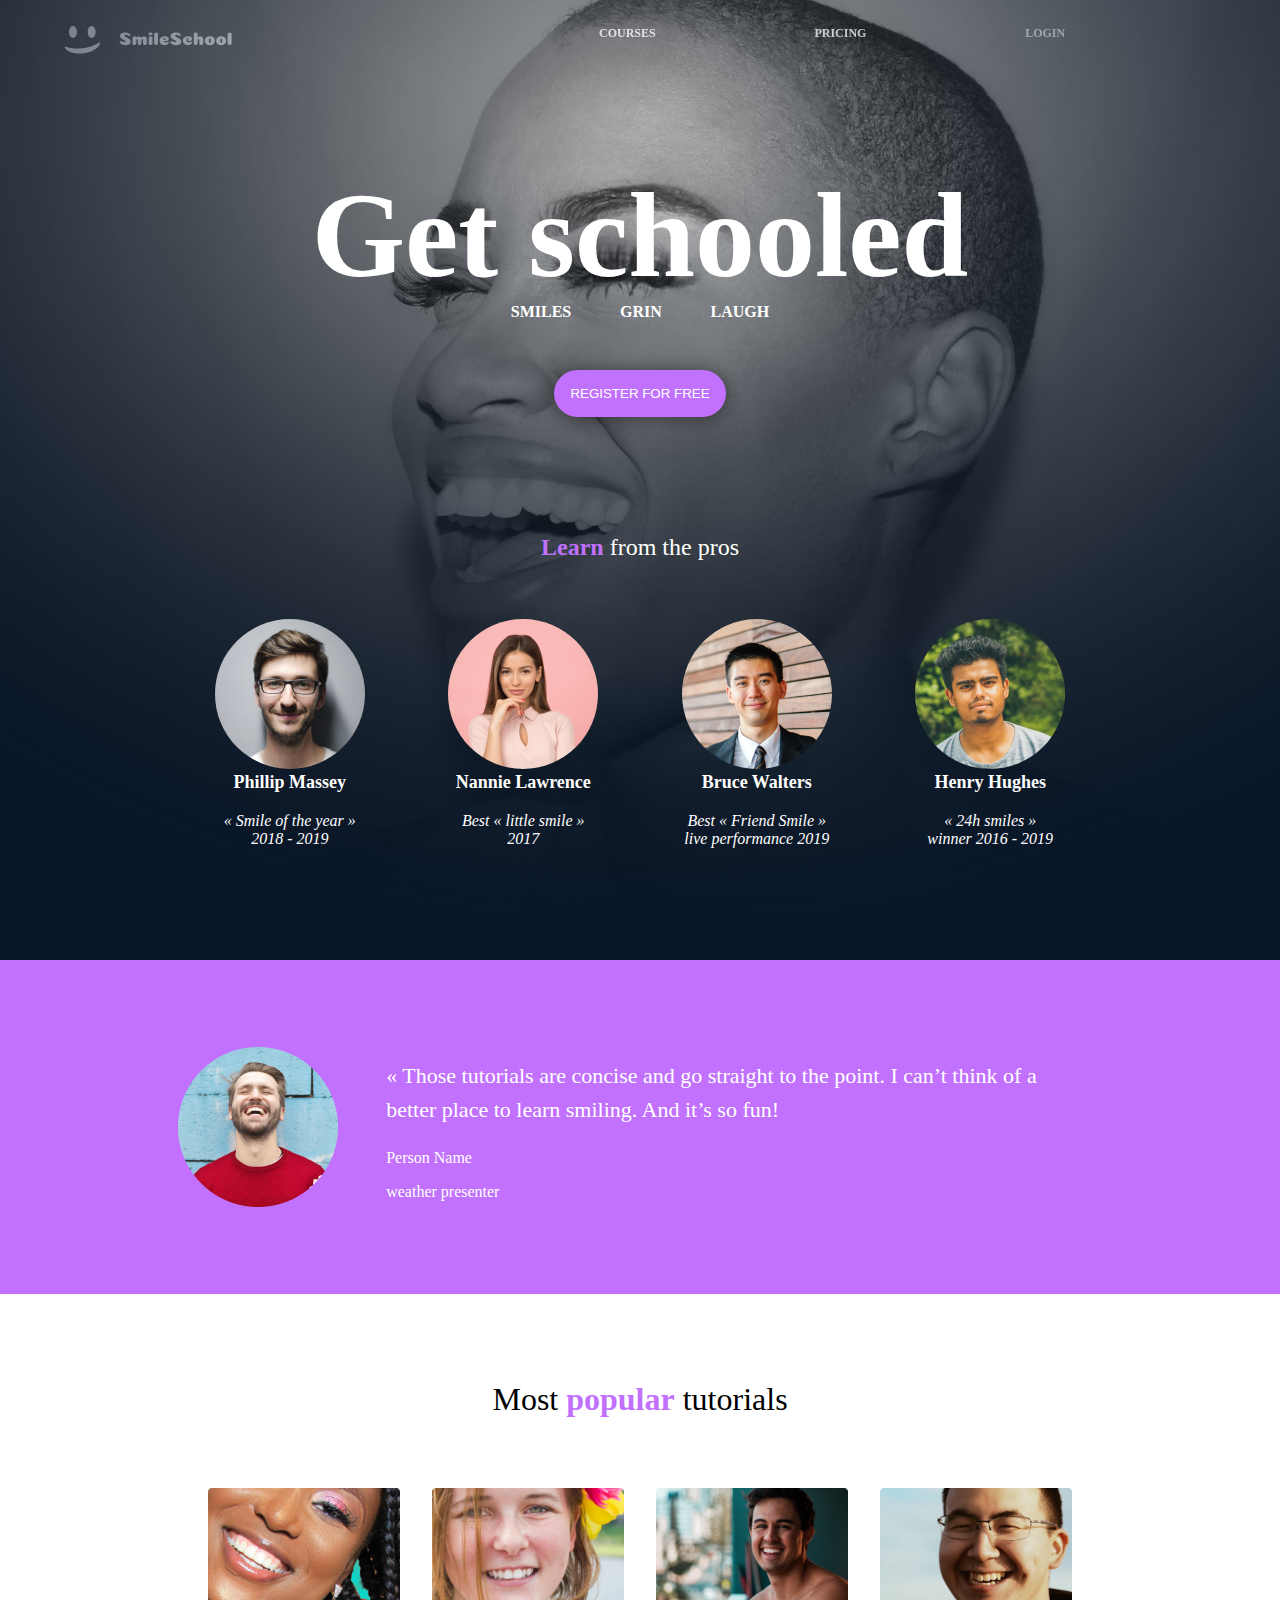
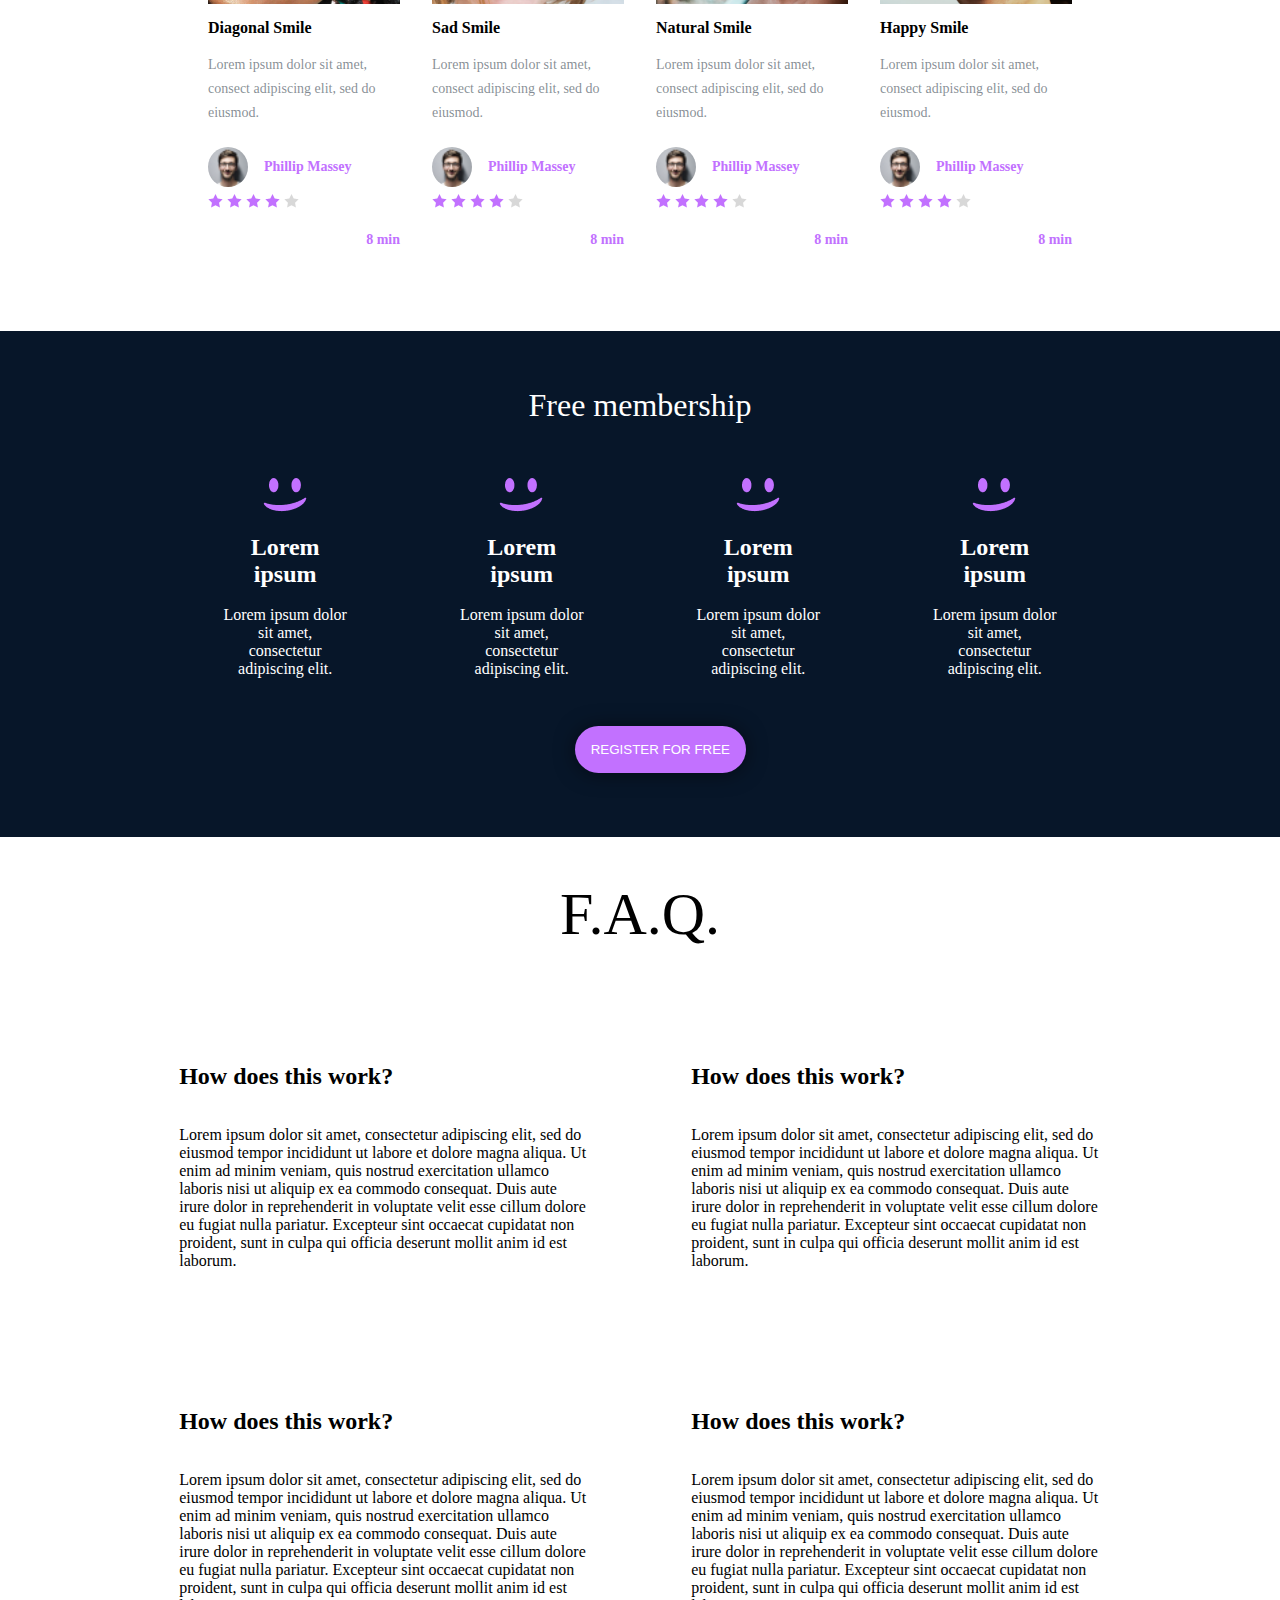
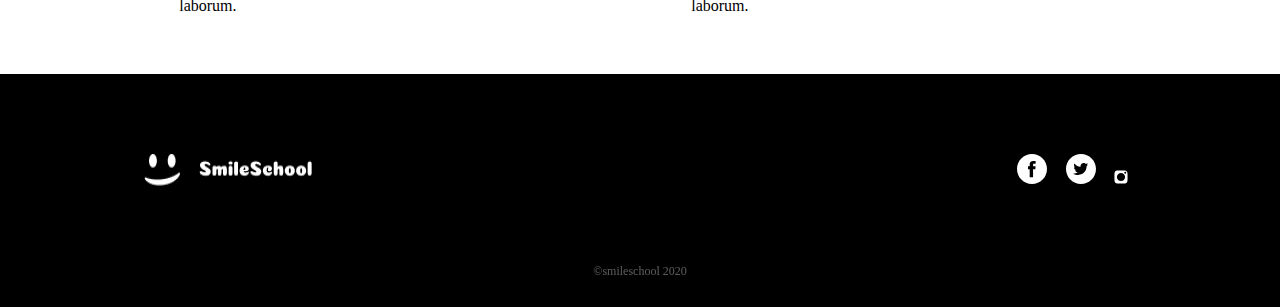
<file: css_advanced/index.html>
<!DOCTYPE html>
<html lang="en">

<head>
    <meta charset="UTF-8">
    <meta http-equiv="X-UA-Compatible" content="IE=edge">
    <meta name="viewport" content="width=device-width, initial-scale=1.0">
    <link rel="stylesheet" href="styles.css">
    <title>Home page</title>
</head>

<body>
    <header>
        <div class="logo"><a><img src="/html_advanced/logo.png" alt="logo" /></a></div>
        
    </div>
    <div class="nav-urls">
        <a href="#">COURSES</a>
        <a href="#">PRICING</a>
        <a href="#">LOGIN</a>
    </div>
      
    </header>
    <main>
        <section class="header-section">
            <div class="schooled">
                <h1 class="schooled-title">
                    Get schooled
                </h1>
                <p class="schooled-text">
                    <span>SMILES</span>
                    <span>GRIN</span>
                    <span>LAUGH</span>
                </p>
                <button class="register-btn">REGISTER FOR FREE</button>
            </div>
            <div class="pros">
                <h2 class="pros-title"><span class="secondary-color">Learn</span> from the pros</h2>
                <div class="pros-block">
                    <div class="pros-card">
                        <img src="/html_advanced/philip.png" alt="philip">
                        <h3>Phillip Massey</h3>
                        <p>« Smile of the year » <br> 2018 - 2019</p>
                    </div>
                    <div class="pros-card">
                        <img src="/html_advanced/Nannie.png" alt="nannie">
                        <h3>Nannie Lawrence</h3>
                        <p>Best « little smile » <br> 2017</p>
                    </div>
                    <div class="pros-card">
                        <img src="/html_advanced/bruce.png" alt="bruce">
                        <h3>Bruce Walters</h3>
                        <p>Best « Friend Smile » <br> live performance 2019</p>
                    </div>
                    <div class="pros-card">
                        <img src="/html_advanced/henry.png" alt="henry">
                        <h3>Henry Hughes</h3>
                        <p>« 24h smiles » <br> winner 2016 - 2019</p>
                    </div>
                </div>
            </div>
        </section>
        <section class="presenter-section">
            <div class="presenter-block">
                <img src="/html_advanced/avatar.png" alt="avatar">
                <div>
                    <blockquote>
                        « Those tutorials are concise and go straight to the point. I can’t think of a better
                        place to learn smiling. And it’s so fun!
                    </blockquote>
                    <p>Person Name</p>
                    <p>weather presenter</p>
                </div>
            </div>
        </section>
        <section class="videos-section">
            <h1>Most <span class="secondary-color">popular</span> tutorials</h1>
            <div class="videos-list">
                <div class="video-card">
                    <img src="/html_advanced/preview_diag.png" alt="">
                    <h2 class="video-title">
                        Diagonal Smile
                    </h2>
                    <p class="video-desc">
                        Lorem ipsum dolor sit amet, consect adipiscing elit, sed do eiusmod.
                    </p>
                    <div class="author">
                        <img class="author-img" src="/html_advanced/philip_sm.png" alt="philip_sm">
                        <h3 class="author-name">Phillip Massey</h3>
                    </div>
                    <div class="rating">
                        <img src="/svgs/Star_1.svg" alt="">
                        <img src="/svgs/Star_1.svg" alt="">
                        <img src="/svgs/Star_1.svg" alt="">
                        <img src="/svgs/Star_1.svg" alt="">
                        <img src="/svgs/Star_5.svg" alt="">
                    </div>
                    <p class="duration">8 min</p>
                </div>
                <div class="video-card">
                    <img src="/html_advanced/preview_sad.png" alt="">
                    <h2 class="video-title">
                        Sad Smile
                    </h2>
                    <p class="video-desc">
                        Lorem ipsum dolor sit amet, consect adipiscing elit, sed do eiusmod.
                    </p>
                    <div class="author">
                        <img class="author-img" src="/html_advanced/philip_sm.png" alt="philip_sm">
                        <h3 class="author-name">Phillip Massey</h3>
                    </div>
                    <div class="rating">
                        <img src="/svgs/Star_1.svg" alt="">
                        <img src="/svgs/Star_1.svg" alt="">
                        <img src="/svgs/Star_1.svg" alt="">
                        <img src="/svgs/Star_1.svg" alt="">
                        <img src="/svgs/Star_5.svg" alt="">
                    </div>
                    <p class="duration">8 min</p>
                </div>
                <div class="video-card">
                    <img src="/html_advanced/preview_nat.png" alt="">
                    <h2 class="video-title">
                        Natural Smile
                    </h2>
                    <p class="video-desc">
                        Lorem ipsum dolor sit amet, consect adipiscing elit, sed do eiusmod.
                    </p>
                    <div class="author">
                        <img class="author-img" src="/html_advanced/philip_sm.png" alt="philip_sm">
                        <h3 class="author-name">Phillip Massey</h3>
                    </div>
                    <div class="rating">
                        <img src="/svgs/Star_1.svg" alt="">
                        <img src="/svgs/Star_1.svg" alt="">
                        <img src="/svgs/Star_1.svg" alt="">
                        <img src="/svgs/Star_1.svg" alt="">
                        <img src="/svgs/Star_5.svg" alt="">
                    </div>
                    <p class="duration">8 min</p>
                </div>
                <div class="video-card">
                    <img src="/html_advanced/preview_hap.png" alt="">
                    <h2 class="video-title">
                        Happy Smile
                    </h2>
                    <p class="video-desc">
                        Lorem ipsum dolor sit amet, consect 
                         adipiscing elit, sed do eiusmod.
                    </p>
                    <div class="author">
                        <img class="author-img" src="/html_advanced/philip_sm.png" alt="philip_sm">
                        <h3 class="author-name">Phillip Massey</h3>
                    </div>
                    <div class="rating">
                        <img src="/svgs/Star_1.svg" alt="">
                        <img src="/svgs/Star_1.svg" alt="">
                        <img src="/svgs/Star_1.svg" alt="">
                        <img src="/svgs/Star_1.svg" alt="">
                        <img src="/svgs/Star_5.svg" alt="">
                    </div>
                    <p class="duration">8 min</p>
                </div>
            </div>
        </section>
        <section class="membership-section">
            <h1><span>Free</span> membership</h1>
            <div class="memberships">
                <div class="membership-card">
                    <img src="/html_advanced/smile.png" alt="smile">
                    <h2>Lorem ipsum</h2>
                    <p>
                        Lorem ipsum dolor sit amet, consectetur adipiscing elit.
                    </p>
                </div>
                <div class="membership-card">
                    <img src="/html_advanced/smile.png" alt="smile">
                    <h2>Lorem ipsum</h2>
                    <p>
                        Lorem ipsum dolor sit amet, consectetur adipiscing elit.
                    </p>
                </div>
                <div class="membership-card">
                    <img src="/html_advanced/smile.png" alt="smile">
                    <h2>Lorem ipsum</h2>
                    <p>
                        Lorem ipsum dolor sit amet, consectetur adipiscing elit.
                    </p>
                </div>
                <div class="membership-card">
                    <img src="/html_advanced/smile.png" alt="smile">
                    <h2>Lorem ipsum</h2>
                    <p>
                        Lorem ipsum dolor sit amet, consectetur adipiscing elit.
                    </p>
                </div>
            </div>
            <button class="register-btn">REGISTER FOR FREE</button>
        </section>
        <section class="faq-section">
            <h1>F.A.Q.</h1>
            <div class="faq-list">
                <div class="faq-item">
                    <h2>How does this work?</h2>
                    <p>
                        Lorem ipsum dolor sit amet, consectetur adipiscing elit, sed do eiusmod tempor incididunt ut
                        labore et dolore magna aliqua. Ut enim ad minim veniam, quis nostrud exercitation ullamco
                        laboris nisi ut aliquip ex ea commodo consequat. Duis aute irure dolor in reprehenderit in
                        voluptate velit esse cillum dolore eu fugiat nulla pariatur. Excepteur sint occaecat cupidatat
                        non proident, sunt in culpa qui officia deserunt mollit anim id est laborum.
                    </p>
                </div>
                <div class="faq-item">
                    <h2>How does this work?</h2>
                    <p>
                        Lorem ipsum dolor sit amet, consectetur adipiscing elit, sed do eiusmod tempor incididunt ut
                        labore et dolore magna aliqua. Ut enim ad minim veniam, quis nostrud exercitation ullamco
                        laboris nisi ut aliquip ex ea commodo consequat. Duis aute irure dolor in reprehenderit in
                        voluptate velit esse cillum dolore eu fugiat nulla pariatur. Excepteur sint occaecat cupidatat
                        non proident, sunt in culpa qui officia deserunt mollit anim id est laborum.
                    </p>
                </div>
            </div>
            <div class="faq-list">
                <div class="faq-item">
                    <h2>How does this work?</h2>
                    <p>
                        Lorem ipsum dolor sit amet, consectetur adipiscing elit, sed do eiusmod tempor incididunt ut
                        labore et dolore magna aliqua. Ut enim ad minim veniam, quis nostrud exercitation ullamco
                        laboris nisi ut aliquip ex ea commodo consequat. Duis aute irure dolor in reprehenderit in
                        voluptate velit esse cillum dolore eu fugiat nulla pariatur. Excepteur sint occaecat cupidatat
                        non proident, sunt in culpa qui officia deserunt mollit anim id est laborum.
                    </p>
                </div>
                <div class="faq-item">
                    <h2>How does this work?</h2>
                    <p>
                        Lorem ipsum dolor sit amet, consectetur adipiscing elit, sed do eiusmod tempor incididunt ut
                        labore et dolore magna aliqua. Ut enim ad minim veniam, quis nostrud exercitation ullamco
                        laboris nisi ut aliquip ex ea commodo consequat. Duis aute irure dolor in reprehenderit in
                        voluptate velit esse cillum dolore eu fugiat nulla pariatur. Excepteur sint occaecat cupidatat
                        non proident, sunt in culpa qui officia deserunt mollit anim id est laborum.
                    </p>
                </div>
            </div>
        </section>
    </main>
    <footer>
        <div class="ft-container">
            <div class="nav-ft">
                <img src="/html_advanced/logo.png" alt="">
                <div>
                    <a href=""><img src="/svgs/facebook (1).svg" alt=""></a>
                    <a href=""><img src="/svgs/twitter.svg" alt=""></a>
                    <a href=""><img src="/svgs/instagram (1).svg" alt=""></a>
                </div>
            </div>
            <p>©smileschool 2020</p>
        </div>
    </footer>
</body>

</html>
</file>
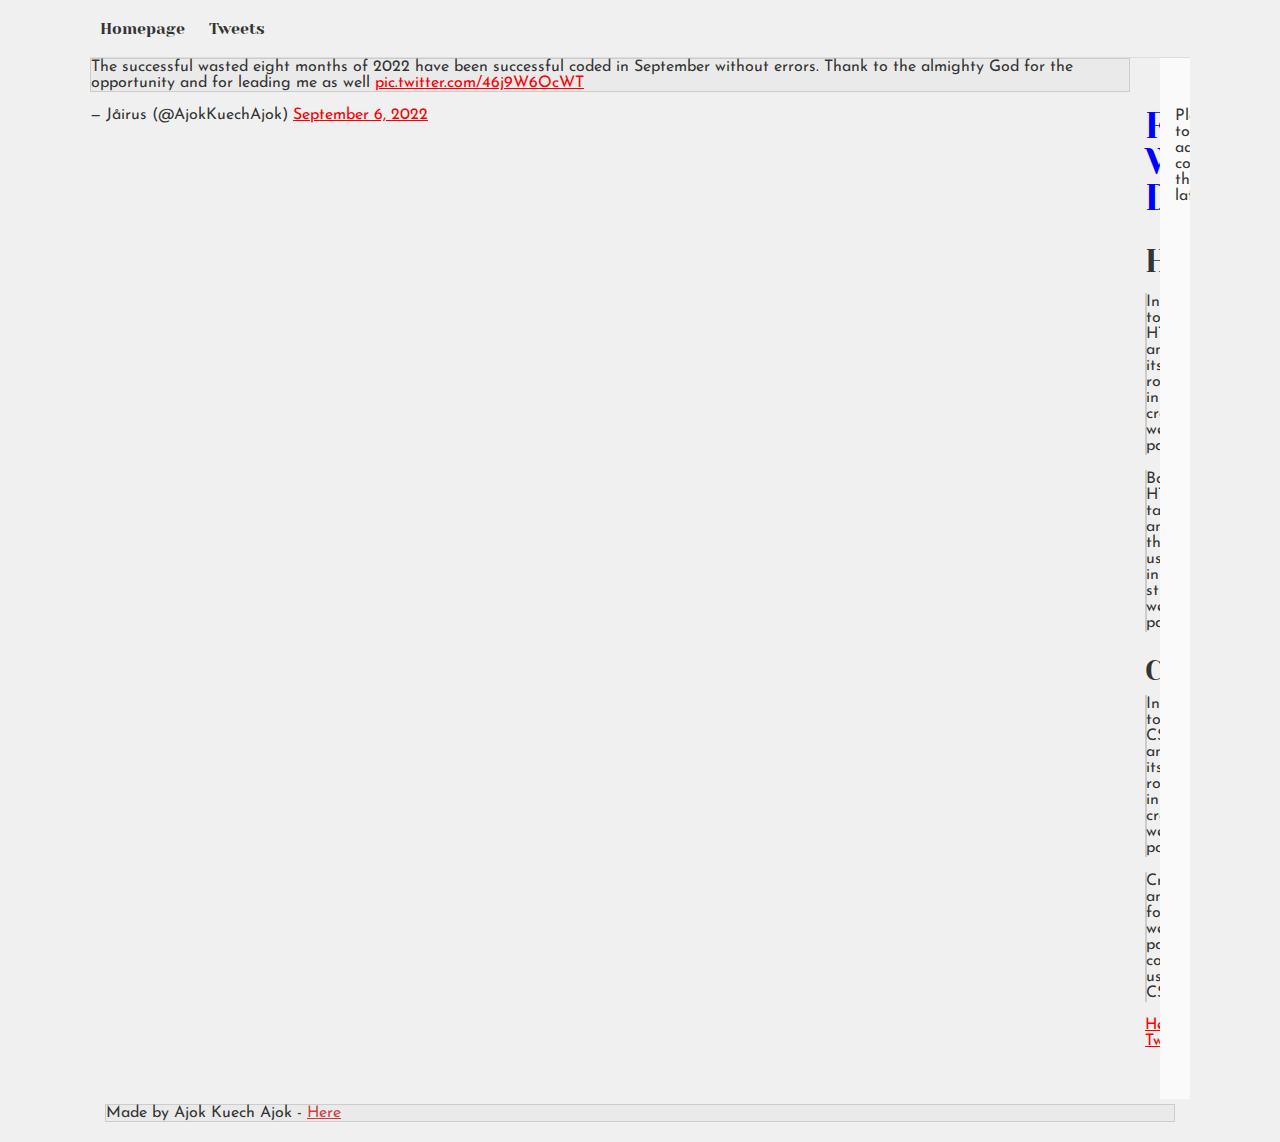
<file: css_basic/index.html>
<!DOCTYPE html>
<html lang="en">
<head>
    <meta charset="UTF-8">
    <meta http-equiv="X-UA-Compatible" content="IE=edge">
    <meta name="viewport" content="width=device-width, initial-scale=1.0">
    <title>My first web page</title>
    <link href="base.css" rel="stylesheet">
    <link href="styles.css" rel="stylesheet">

</head>
<body>
    <header>
        <body class="works_on_smartphone"></body>
        <ul>
            <li><a href="index.html">Homepage</a></li>
            <li><a href="tweets.html">Tweets</a></li>
          </ul>
    </header>
    <main>
        <blockquote class="twitter-tweet"><p lang="en" dir="ltr">The successful wasted eight months of 2022 have been successful coded in September without errors. Thank to the almighty God for the opportunity and for leading me as well <a href="https://t.co/46j9W6OcWT">pic.twitter.com/46j9W6OcWT</a></p>&mdash; Jåirus (@AjokKuechAjok) <a href="https://twitter.com/AjokKuechAjok/status/1567218537013432326?ref_src=twsrc%5Etfw">September 6, 2022</a></blockquote> <script async src="https://platform.twitter.com/widgets.js" charset="utf-8"></script>
        <article>
            <h1>Frontend Web Development!</h1>
    <h2>HTML</h2>
    <P>Introduction to HTML and its role in creating web pages.</P>
    <p>Basic HTML tags and their use in structuring web pages.</p>
    <h3>CSS</h3>
    <p>Introduction to CSS and its role in creating web pages.</p>
    <p>Creating and formatting web page content using CSS.</p>
    <a href="https://www.pexels.com/https://www.pexels.com/photo/four-letter-tiles-1591061.jpg" target="_blank">Here</a> <br>
    <a href="tweets.html">Tweets</a>
        </article>
        <aside>
            Placeholder to add comment thread later
        </aside>
    </main>
    
    <footer>
        <p>Made by Ajok Kuech Ajok - <a href="https://www.pexels.com/https://www.pexels.com/photo/four-letter-tiles-1591061.jpg" target="_blank">Here</a></p>
    </footer>
    
</body>
</html>
</file>
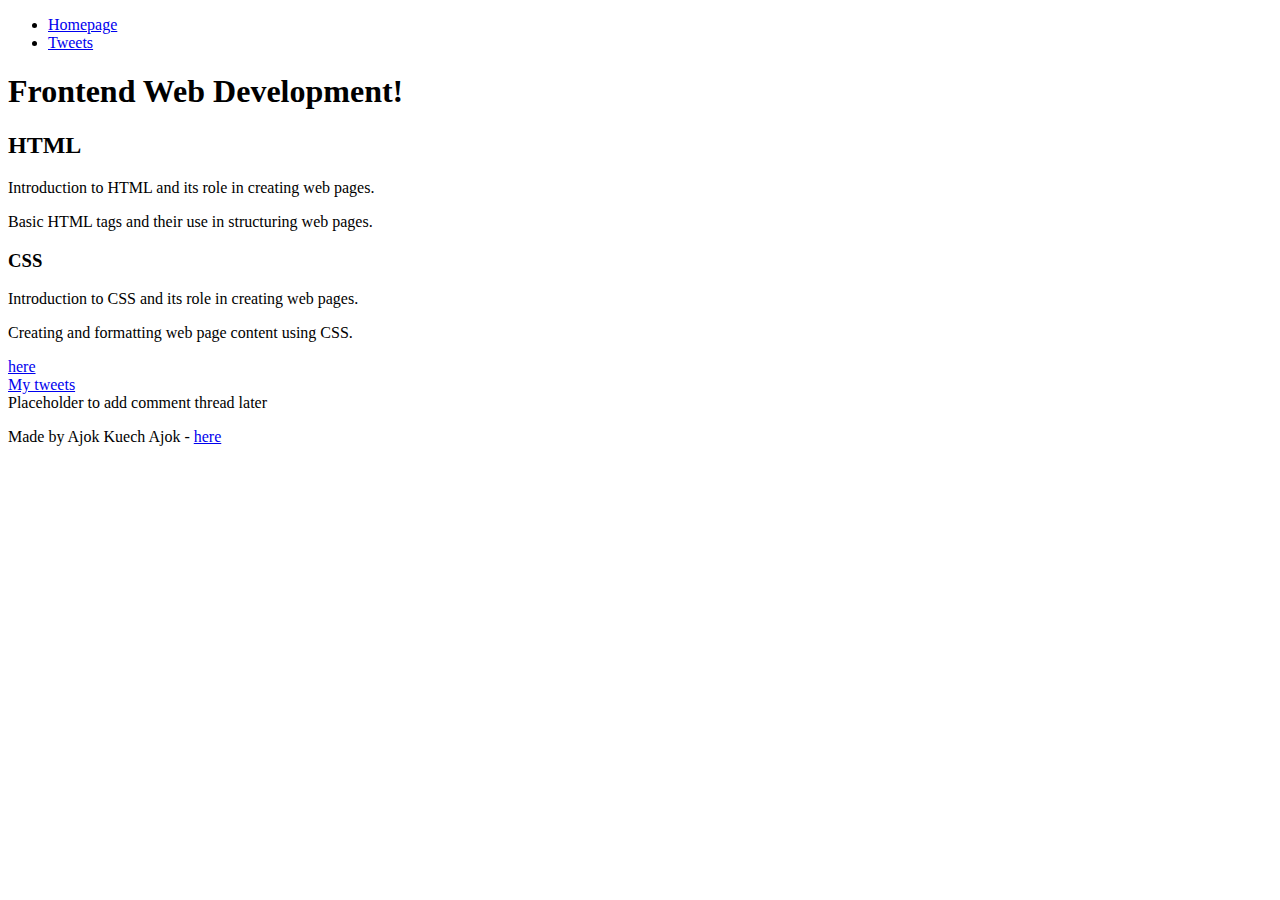
<file: html_basic/index.html>
<!DOCTYPE html>
<html lang="en">
<head>
    <meta charset="UTF-8">
    <meta http-equiv="X-UA-Compatible" content="IE=edge">
    <meta name="viewport" content="width=device-width, initial-scale=1.0">
    <title>My first web page</title>

</head>
<body>
    <header>
        <ul>
            <li><a href="index.html">Homepage</a></li>
            <li><a href="tweets.html">Tweets</a></li>
          </ul>
    </header>
    <main>
        <article>
            <h1>Frontend Web Development!</h1>
    <h2>HTML</h2>
    <P>Introduction to HTML and its role in creating web pages.</P>
    <p>Basic HTML tags and their use in structuring web pages.</p>
    <h3>CSS</h3>
    <p>Introduction to CSS and its role in creating web pages.</p>
    <p>Creating and formatting web page content using CSS.</p>
    <a href="https://www.pexels.com/https://www.pexels.com/photo/four-letter-tiles-1591061.jpg" target="_blank">here</a> <br>
    <a href="tweets.html">My tweets</a>
        </article>
        <aside>
            Placeholder to add comment thread later
        </aside>
    </main>
    
    <footer>
        <p>Made by Ajok Kuech Ajok - <a href="https://www.pexels.com/https://www.pexels.com/photo/four-letter-tiles-1591061.jpg" target="_blank">here</a></p>
    </footer>
    
</body>
</html>
</file>
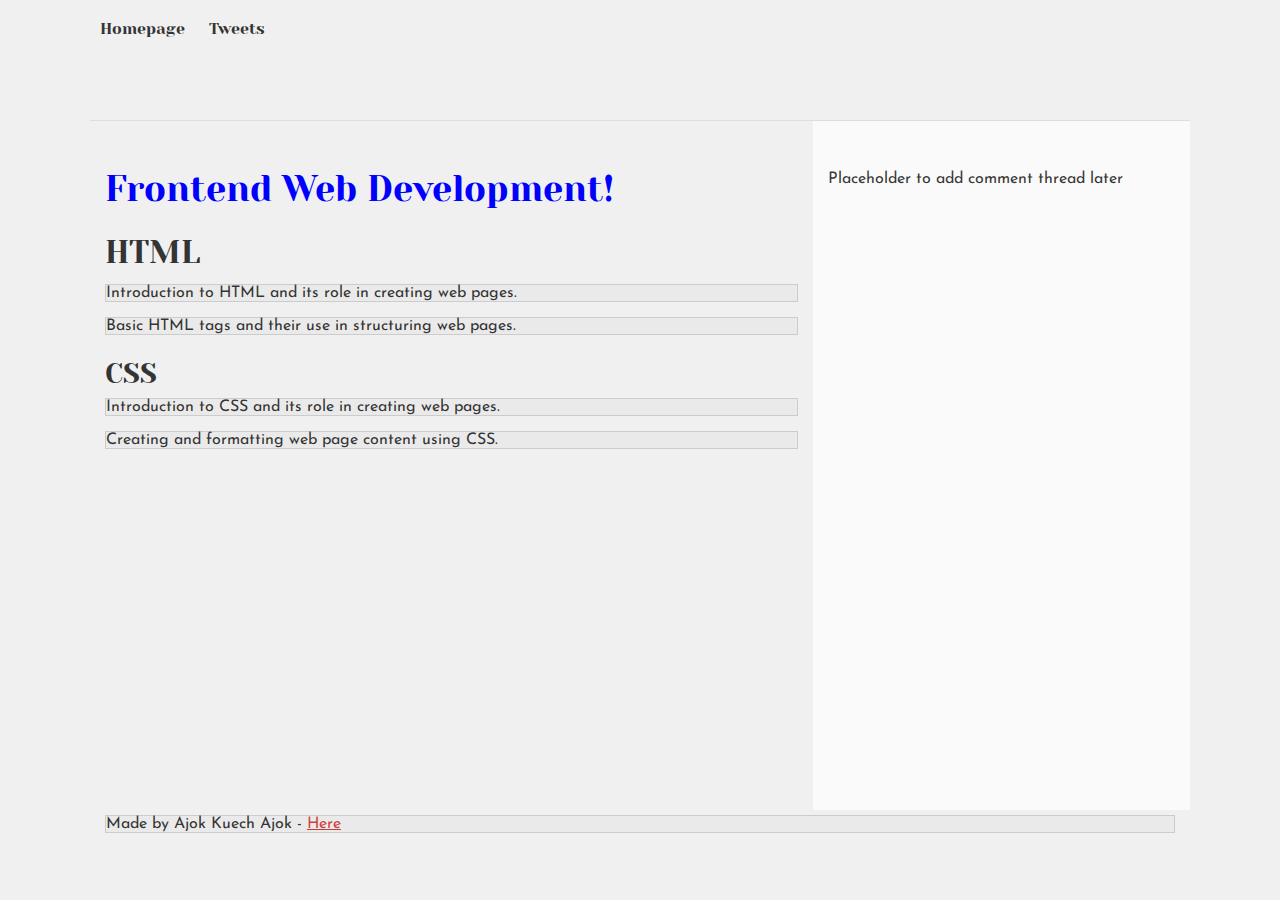
<file: css_basic/tweets.html>
<!DOCTYPE html>
<html lang="en">
<head>
    <meta charset="UTF-8">
    <meta http-equiv="X-UA-Compatible" content="IE=edge">
    <meta name="viewport" content="width=device-width, initial-scale=1.0">
    <title>My first web page</title>
    <link href="base.css" rel="stylesheet">
    <link href="styles.css" rel="stylesheet">

</head>
<body>
    <header>
        <ul>
            <li><a href="index.html">Homepage</a></li>
            <li><a href="tweets.html">Tweets</a></li>
          </ul>
    </header>
    <main>
    
        <article>
            <h1>Frontend Web Development!</h1>
    <h2>HTML</h2>
    <P>Introduction to HTML and its role in creating web pages.</P>
    <p>Basic HTML tags and their use in structuring web pages.</p>
    <h3>CSS</h3>
    <p>Introduction to CSS and its role in creating web pages.</p>
    <p>Creating and formatting web page content using CSS.</p>
    
        </article>
        <aside>
            Placeholder to add comment thread later
        </aside>
    </main>
    
    <footer>
        <p>Made by Ajok Kuech Ajok - <a href="https://www.pexels.com/https://www.pexels.com/photo/four-letter-tiles-1591061.jpg" target="_blank">Here</a></p>
    </footer>
    
</body>
</html>
</file>
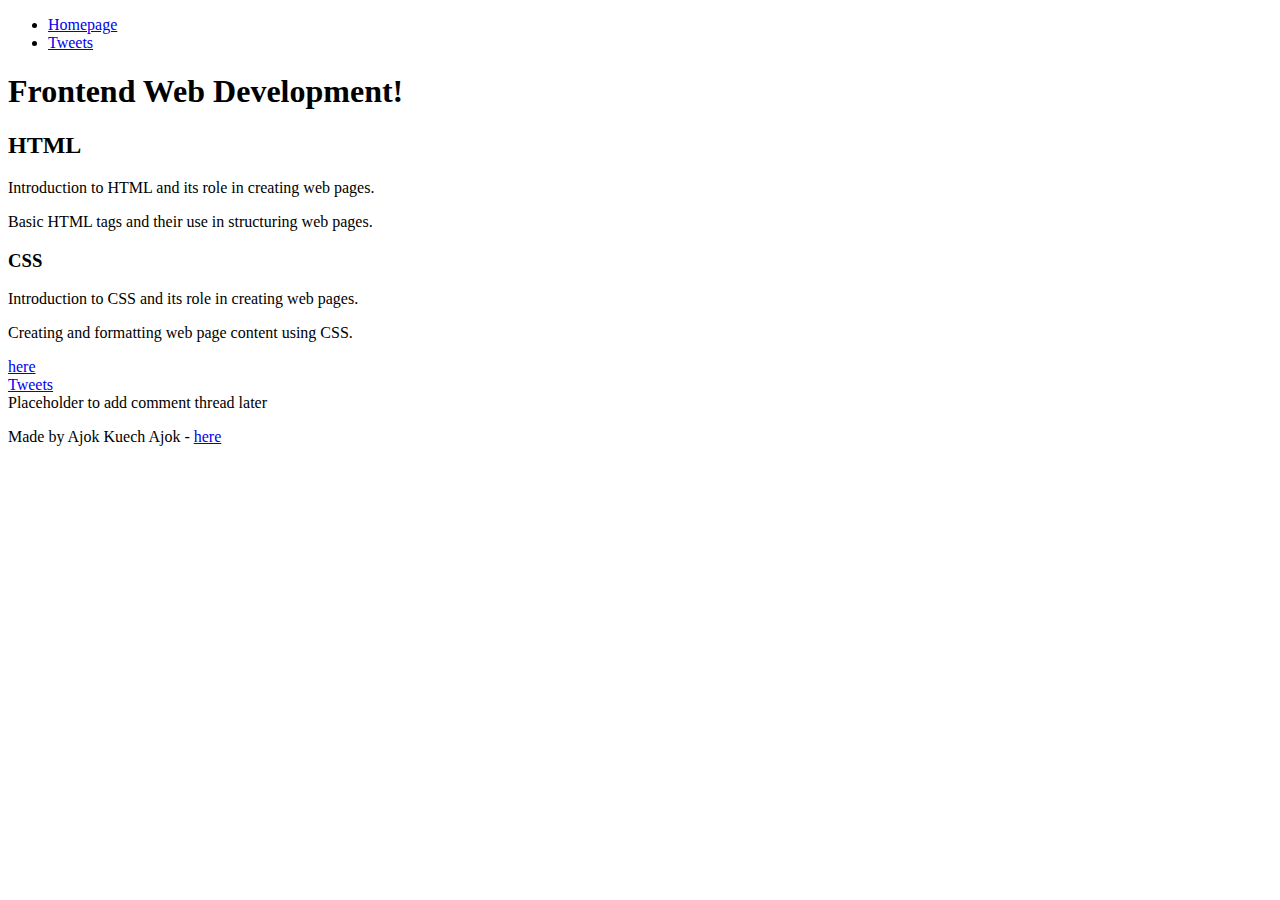
<file: html_basic/tweets.html>
<!DOCTYPE html>
<html lang="en">
<head>
    <meta charset="UTF-8">
    <meta http-equiv="X-UA-Compatible" content="IE=edge">
    <meta name="viewport" content="width=device-width, initial-scale=1.0">
    <title>My first web page</title>
    
</head>
<body>
    <header>
        <ul>
            <li><a href="index.html">Homepage</a></li>
            <li><a href="tweets.html">Tweets</a></li>
          </ul>
    </header>
    <main>
        <article>
            <h1>Frontend Web Development!</h1>
    <h2>HTML</h2>
    <P>Introduction to HTML and its role in creating web pages.</P>
    <p>Basic HTML tags and their use in structuring web pages.</p>
    <h3>CSS</h3>
    <p>Introduction to CSS and its role in creating web pages.</p>
    <p>Creating and formatting web page content using CSS.</p>
    <a href="https://www.pexels.com/https://www.pexels.com/photo/four-letter-tiles-1591061.jpg" target="_blank">here</a> <br>
    <a href="tweets.html">Tweets</a>
        </article>
        <aside>
            Placeholder to add comment thread later
        </aside>
    </main>
    <footer>
        <p>Made by Ajok Kuech Ajok - <a href="https://www.pexels.com/https://www.pexels.com/photo/four-letter-tiles-1591061.jpg" target="_blank">here</a></p>
    </footer>
</body>
</html>
</file>
<file: css_advanced/styles.css>
body {
    font-family: "Source Sans Pro";
    font-style: normal;
  }
  header {
    display: flex;
    flex-direction: row;
    flex: auto;
    background-image: url("/html_advanced/background.png");
    padding: 2% 5% 2% 5%;
    filter: grayscale(100%);
    position: absolute;
    left: -0.025%;
    right: -0.025%;
    top: 0%;
    bottom: -26.48%;
  }
  
  header .logo {
    flex: 2;
    z-index: 1;
  }
  
    .nav-urls {
    flex: 4;
    font-weight: 700;
    text-transform: uppercase;
    font-size: 12px;
    line-height: 15px;
    z-index: 1;
    display: flex;
    justify-content: space-evenly;
    
  }
   .nav-urls a {
    margin-left: 1%;
    margin-right: 1%;
    text-decoration: none;
    color: white;
  }
  .header-section {
    /* position: absolute; */
    left: 20%;
    right: 20%;
    display: flex;
    flex-direction: column;
    margin-bottom: -2.6rem;
    background-blend-mode: color;
    background: rgba(0, 0, 0, 1);
    background: radial-gradient(
      85.9% 85.9% at 50% 14.1%,
      rgba(41, 48, 61, 0.0001) 0%,
      #071629 100%
    );
    color: white;
  }
  .schooled {
    display: flex;
    flex-direction: column;
    padding-top: 5rem;
  }
  .schooled-title {
    height: 151px;
    font-weight: 700;
    font-size: 120px;
    line-height: 151px;
    text-align: center;
    color: #ffffff;
  }
  
  .schooled-text {
    height: 20px;
    position: relative;
    margin-top: -7%;
    text-align: center;
    font-weight: 700;
    font-size: 16px;
    line-height: 20px;
    color: #ffffff;
    display: flex;
    justify-content: space-around;
    margin-left: 38%;
    margin-right: 38%;
  }
  
  .register-btn {
    background: #c271ff;
    border-radius: 25px;
    border: none;
    padding: 0.7rem;
    color: white;
    font-weight: 500;
    box-shadow: 0px 1px 20px rgba(0, 0, 0, 0.5);
    position: relative;
    align-self: center;
    margin: 2rem;
    padding: 1rem;
  }
  
  .secondary-color {
    color: #c271ff;
  }
  .pros {
    padding: 2%;
    display: flex;
    flex-direction: column;
  }
  .pros-title {
    position: relative;
    align-self: center;
    padding: 2rem;
    font-weight: 300;
    line-height: 40px;
  }
  .pros-title .secondary-color {
    font-weight: 700;
  }
  .pros-block {
    display: flex;
    flex-direction: row;
    justify-content: center;
  }
  .pros-card {
    width: 19%;
    /* padding: 1.5% 4% 1.5% 4%;*/
    margin-bottom: 7rem;
    display: flex;
    flex-direction: column;
    justify-content: center;
    align-items: center;
  }
  .pros img {
    border-radius: 50%;
    max-width: 80%;
  }
  .pros-card h3 {
    font-weight: 900;
    font-size: 18px;
    margin-top: 0.2rem;
    margin-bottom: 0.2rem;
    text-align: center;
  }
  .pros-card p {
    font-style: italic;
    text-align: center;
    font-size: 16px;
  }
  main {
    position: relative;
    display: flex;
    flex-direction: column;
    margin: -8px;
  }
  
  .presenter-section {
    /* position: absolute; */
    background-color: #c271ff;
    padding: 6%;
  }
  .presenter-block {
    display: flex;
    flex-direction: row;
    justify-content: center;
    align-items: center;
    color: white;
    padding-left: 9%;
    padding-right: 9%;
  }
  .presenter-block img {
    width: 160px;
    height: 160px;
    margin-right: 3rem;
  }
  .presenter-block blockquote {
    font-weight: 400;
    font-size: 22px;
    line-height: 34px;
    margin-left: 0;
  }
  .presenter-block .person-name {
    font-weight: 700;
    font-size: 22px;
    line-height: 34px;
    margin-bottom: 0;
  }
  .presenter-block .weather {
    font-style: italic;
    font-weight: 400;
    font-size: 22px;
    line-height: 34px;
    margin-top: 0;
  }
  .videos-section {
    display: flex;
    flex-direction: column;
    padding-top: 3rem;
    padding-bottom: 3rem;
  }
  .videos-section h1,
  .membership-section h1,
  .faq-section h1 {
    text-align: center;
  }
  .videos-section h1 {
    font-weight: 300;
    font-size: 32px;
    line-height: 40px;
    padding-top: 1rem;
    padding-bottom: 2rem;
  }
  .faq-section h1 {
    font-weight: 300;
    font-size: 60px;
    line-height: 75px;
  }
  .videos-list {
    display: flex;
    flex-direction: row;
    justify-content: center;
  }
  .video-card {
    padding: 1rem;
    display: flex;
    flex-direction: column;
    max-width: 15%;
  }
  .video-card h2 {
    font-weight: 700;
    font-size: 16px;
    line-height: 20px;
    margin-bottom: 0.1rem;
  }
  .video-card .video-desc {
    font-weight: 400;
    font-size: 14px;
    line-height: 24px;
    color: rgba(7, 22, 41, 0.501584);
  }
  .video-card .play {
    position: relative;
    top: -23%;
    left: 33%;
  }
  .video-card .author {
    display: flex;
    align-items: center;
  }
  .author img {
    border-radius: 50%;
    width: 40px;
    height: 40px;
  }
  .author h3 {
    font-weight: 600;
    font-size: 14px;
    line-height: 27px;
    /* identical to box height, or 193% */
    color: #c271ff;
    margin-left: 1rem;
  }
  .rating-duration {
    display: flex;
    justify-content: space-between;
    align-items: center;
  }
  .duration {
    font-weight: 600;
    font-size: 14px;
    line-height: 27px;
    /* identical to box height, or 193% */
    text-align: right;
    color: #c271ff;
  }
  .membership-section {
    color: white;
    background: #071629;
    padding: 2rem;
  }
  .membership-section .secondary-color,
  .videos-section .secondary-color {
    font-weight: 700;
    font-size: 32px;
    line-height: 40px;
    text-align: center;
  }
  .membership-section h1 {
    font-weight: 300;
    font-size: 32px;
    line-height: 40px;
    text-align: center;
    padding-bottom: 2rem;
  }
  .membership-section button {
    left: 42%;
  }
  .memberships {
    display: flex;
    justify-content: space-evenly;
    padding-left: 5rem;
    padding-right: 5rem;
  }
  .membership-card {
    display: flex;
    flex-direction: column;
    max-width: 12%;
    align-items: center;
    text-align: center;
  }
  .membership-card h2 {
    margin-bottom: 0.1rem;
  }
  
  .faq-list {
    display: flex;
    padding-left: 10%;
    padding-right: 10%;
  }
  .faq-item {
    display: flex;
    flex: 50%;
    flex-direction: column;
    width: 50%;
    padding: 5%;
  }
  footer {
    background: black;
    padding: 1rem;
    margin: -8px;
  }
  .ft-container {
    display: flex;
    flex-direction: column;
  }
  .nav-ft {
    display: flex;
    justify-content: space-between;
    padding: 4rem 8rem 4rem 8rem;
  }
  
  .nav-ft div a {
    margin-left: 0.4rem;
    margin-right: 0.5rem;
  }
  
  .ft-container p {
    color: white;
    opacity: 0.35;
    text-align: center;
    font-weight: 400;
    font-size: 12px;
    line-height: 15px;
  }
</file>
<file: css_basic/base.css>
/* Importing webfonts */
/* (If you're learning CSS, you should disregard that) */

@import url(https://fonts.googleapis.com/css?family=Yeseva+One);
@import url(https://fonts.googleapis.com/css?family=Josefin+Sans:400,700,700italic,400italic);


/* CSS reset rules */

html, body {
	height: 100%;
	min-height: 100%;
}
html, body, div, span, applet, object, iframe,
h1, h2, h3, h4, h5, h6, p, blockquote, pre,
a, abbr, acronym, address, big, cite, code,
del, dfn, img, ins, kbd, q, s, samp,
small, strike, sub, sup, tt, var,
b, u, i, center,
dl, dt, dd,
fieldset, form, label, legend,
table, caption, tbody, tfoot, thead, tr, th, td,
article, aside, canvas, details, embed, 
figure, figcaption, footer, header, hgroup, 
menu, nav, output, ruby, section, summary,
time, mark, audio, video {
	margin: 0;
	padding: 0;
	border: 0;
	font-size: 100%;
	font: inherit;
	vertical-align: baseline;
}
/* HTML5 display-role reset for older browsers */
article, aside, details, figcaption, figure, 
footer, header, hgroup, menu, nav, section {
	display: block;
}
body {
	line-height: 1;
}
blockquote, q {
	quotes: none;
}
blockquote:before, blockquote:after,
q:before, q:after {
	content: '';
	content: none;
}
table {
	border-collapse: collapse;
	border-spacing: 0;
}


/* Fonts and colors */

body {
	font-family: 'Josefin Sans', serif;
	color: rgba(0, 0, 0, 0.8);
}
h1, h2, h3, h4, h5, h6, header {
	font-family: 'Yeseva One', sans-serif;
}
article {
}
header {
	border-bottom: 1px solid rgb(221,221,221);
	transition: border-bottom-color 1s ease;
}
header a {
	color: rgba(0, 0, 0, 0.8);
}
aside {
	background: #FAFAFA;
}
aside p {
	border: 1px solid #bbb;
	background: #ddd;
	color: black;
}
footer a {
	color: rgba(199, 15, 15, 0.8);
}
a {
	color: #F80002;
}


/* Positioning and margins */

@media (min-width: 1100px) {
	body {
		width: 1100px;
		margin: 0 auto;
	}
}

article {
	padding: 50px 15px;
}
article > *:first-child {
	margin-top: 0;
}
aside {
	padding: 50px 15px;
}
header .right {
	float: right;
	margin: 0 10px 15px;
}


/* Header */
header {
	padding: 20px 0;
	height: 80px;
}
header ul {
	list-style: none;
	margin: 0;
	padding: 0;
}
header li {
	display: inline;
	vertical-align:middle;
}
header li:first-child {
	margin: 0;
}
header li a {
	margin: 0 10px;
}
header li.logo {
	font-size: 36px;
}
header a {
	text-decoration: none;
}


/* Aside */

aside p {
	border-radius: 10px;
	padding: 20px 20px;
}


/* Footer */

footer {
	padding: 5px 15px;
	height: 80px;
}


/* Text styles and margins */

p {
	margin-bottom: 15px;
}
h1 {
	font-size: 36px;
	margin: 40px 0 20px;
}
h2 {
	font-size: 32px;
	margin: 30px 0 15px;
}
h3 {
	font-size: 28px;
	margin: 25px 0 10px;
}
h4 {
	font-size: 20px;
	font-weight: bold;
	margin: 20px 0 10px;
}
h5 {
	font-size: 18px;
	font-weight: bold;
	margin: 15px 0 10px;
}
h6 {
	font-weight: bold;
	margin: 5px 0;
}

@media (max-width: 800px) {
  body.works_on_smartphone {
  	display: block;
  }
  body.works_on_smartphone main {
  	display: block;
  }
  header .right {
  	float: none;
  }
}
</file>
<file: css_basic/styles.css>
/* Apply flexbox to body and main */
body, main {
  display: flex;
}

/* Set the flex direction for body and main */
body {
  flex-direction: column;
}

main {
  flex-direction: row;
}

/* Set the flex properties for main */
main {
  flex: auto;
}

/* Set the width of article and aside */
article {
  flex: 2;
}

aside {
  flex: 1;
}

/* Enable scrolling for article and aside */
article, aside {
  overflow-y: auto;
}

body {
  background-color: #f0f0f0;
}

h1 {
  color: blue;
}

p {
  background-color: #eaeaea;
  border: 1px solid #ccc;
}

/* Add more CSS rules for other elements as desired */
</file>
